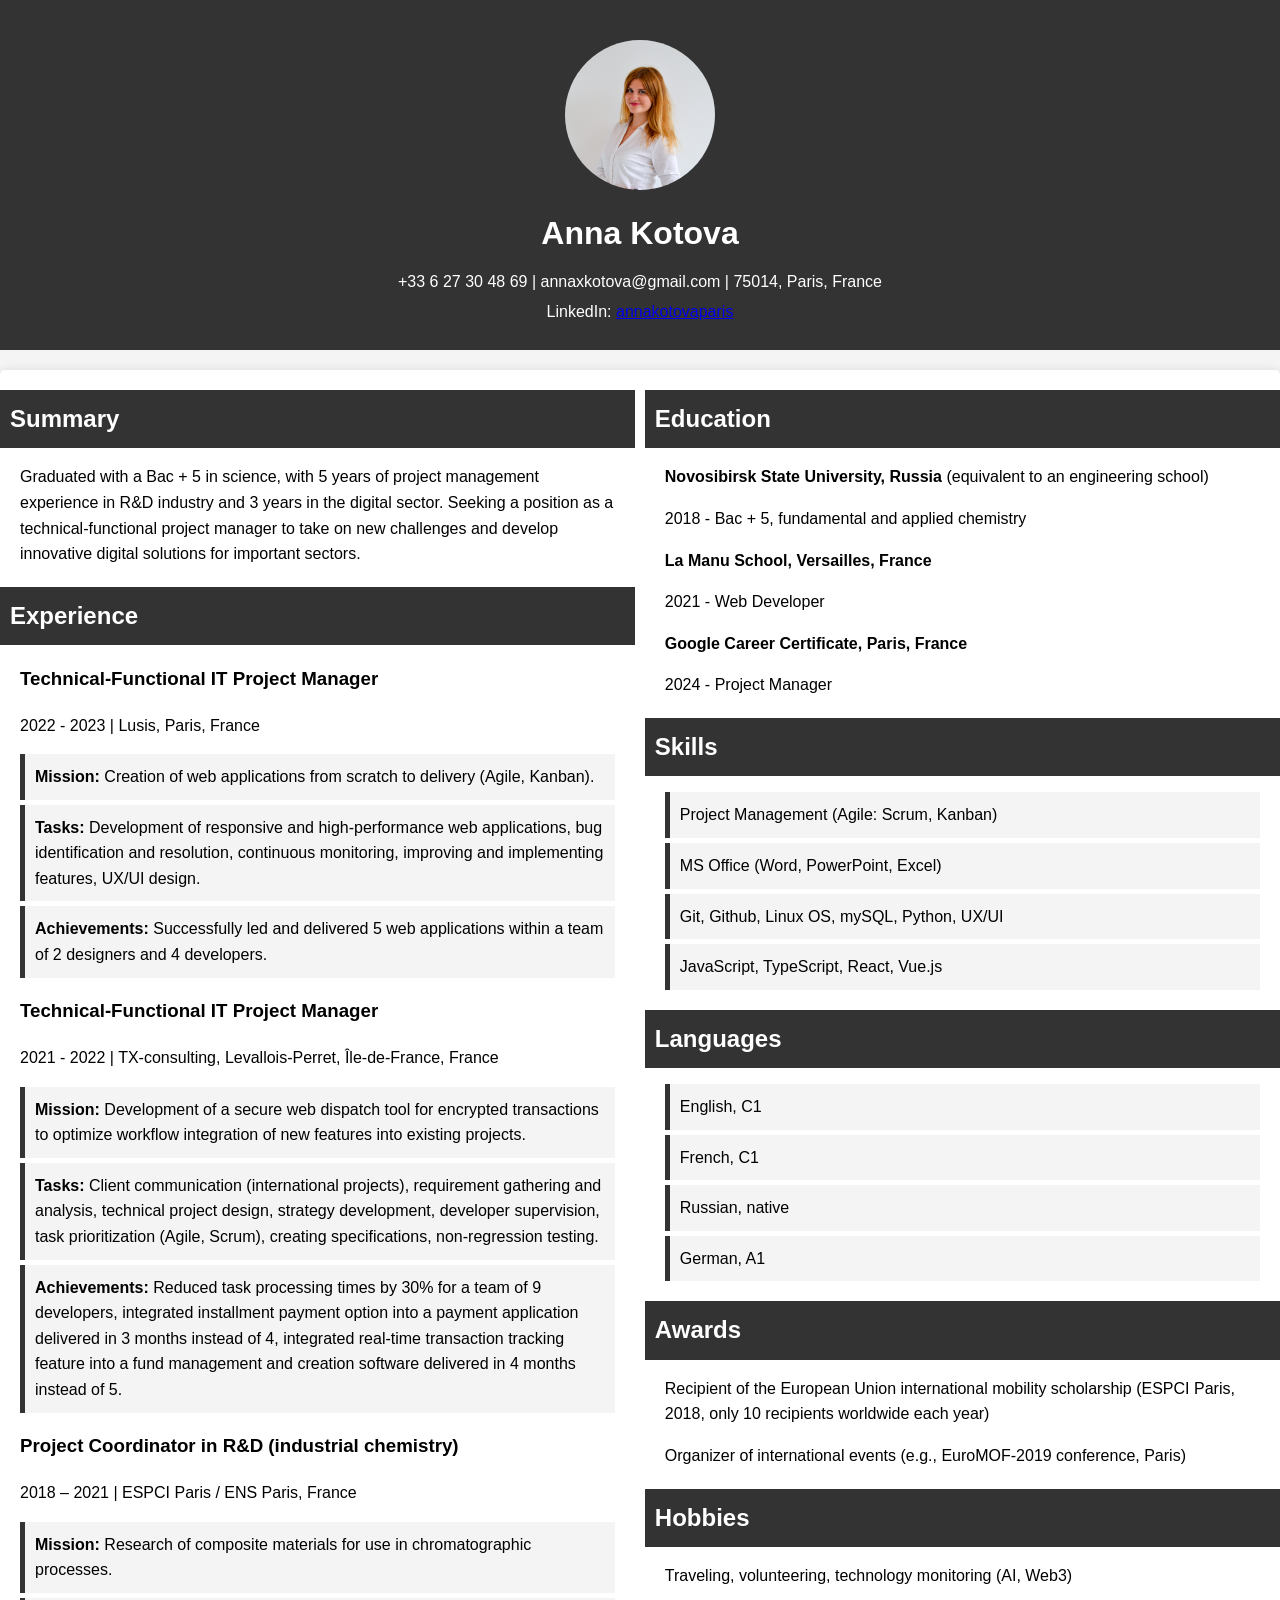
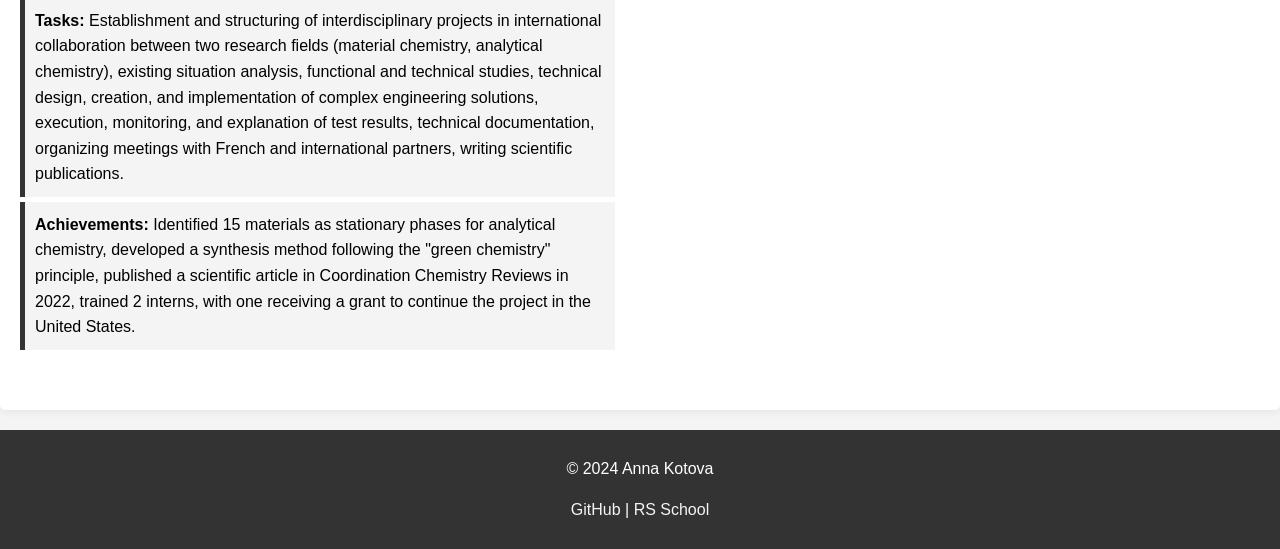
<file: index.html>
<!DOCTYPE html>
<html lang="en">
<head>
    <meta charset="UTF-8">
    <meta name="viewport" content="width=device-width, initial-scale=1.0">
    <title>Anna Kotova - CV</title>
    <link rel="stylesheet" href="styles.css">
</head>
<body>
    <header>
        <div class="container">
            <img src="DSC_0130_1.jpg" alt="Anna Kotova" class="profile-img">
            <h1>Anna Kotova</h1>
            <p>+33 6 27 30 48 69 | annaxkotova@gmail.com | 75014, Paris, France</p>
            <p>LinkedIn: <a href="https://linkedin.com/in/annakotovaparis">annakotovaparis</a></p>
        </div>
    </header>
    <main>
        <div class="container">
            <section class="left-column">
                <section class="summary">
                    <h2>Summary</h2>
                    <p>Graduated with a Bac + 5 in science, with 5 years of project management experience in R&D industry and 3 years in the digital sector. Seeking a position as a technical-functional project manager to take on new challenges and develop innovative digital solutions for important sectors.</p>
                </section>
                <section class="experience">
                    <h2>Experience</h2>
                    <h3>Technical-Functional IT Project Manager</h3>
                    <p>2022 - 2023 | Lusis, Paris, France</p>
                    <ul>
                        <li><strong>Mission:</strong> Creation of web applications from scratch to delivery (Agile, Kanban).</li>
                        <li><strong>Tasks:</strong> Development of responsive and high-performance web applications, bug identification and resolution, continuous monitoring, improving and implementing features, UX/UI design.</li>
                        <li><strong>Achievements:</strong> Successfully led and delivered 5 web applications within a team of 2 designers and 4 developers.</li>
                    </ul>

                    <h3>Technical-Functional IT Project Manager</h3>
                    <p>2021 - 2022 | TX-consulting, Levallois-Perret, Île-de-France, France</p>
                    <ul>
                        <li><strong>Mission:</strong> Development of a secure web dispatch tool for encrypted transactions to optimize workflow integration of new features into existing projects.</li>
                        <li><strong>Tasks:</strong> Client communication (international projects), requirement gathering and analysis, technical project design, strategy development, developer supervision, task prioritization (Agile, Scrum), creating specifications, non-regression testing.</li>
                        <li><strong>Achievements:</strong> Reduced task processing times by 30% for a team of 9 developers, integrated installment payment option into a payment application delivered in 3 months instead of 4, integrated real-time transaction tracking feature into a fund management and creation software delivered in 4 months instead of 5.</li>
                    </ul>

                    <h3>Project Coordinator in R&D (industrial chemistry)</h3>
                    <p>2018 – 2021 | ESPCI Paris / ENS Paris, France</p>
                    <ul>
                        <li><strong>Mission:</strong> Research of composite materials for use in chromatographic processes.</li>
                        <li><strong>Tasks:</strong> Establishment and structuring of interdisciplinary projects in international collaboration between two research fields (material chemistry, analytical chemistry), existing situation analysis, functional and technical studies, technical design, creation, and implementation of complex engineering solutions, execution, monitoring, and explanation of test results, technical documentation, organizing meetings with French and international partners, writing scientific publications.</li>
                        <li><strong>Achievements:</strong> Identified 15 materials as stationary phases for analytical chemistry, developed a synthesis method following the "green chemistry" principle, published a scientific article in Coordination Chemistry Reviews in 2022, trained 2 interns, with one receiving a grant to continue the project in the United States.</li>
                    </ul>
                </section>
            </section>
            <section class="right-column">
                <section class="education">
                    <h2>Education</h2>
                    <p><strong>Novosibirsk State University, Russia</strong> (equivalent to an engineering school)</p>
                    <p>2018 - Bac + 5, fundamental and applied chemistry</p>
                    <p><strong>La Manu School, Versailles, France</strong></p>
                    <p>2021 - Web Developer</p>
                    <p><strong>Google Career Certificate, Paris, France</strong></p>
                    <p>2024 - Project Manager</p>
                </section>
                <section class="skills">
                    <h2>Skills</h2>
                    <ul>
                        <li>Project Management (Agile: Scrum, Kanban)</li>
                        <li>MS Office (Word, PowerPoint, Excel)</li>
                        <li>Git, Github, Linux OS, mySQL, Python, UX/UI</li>
                        <li>JavaScript, TypeScript, React, Vue.js</li>
                    </ul>
                </section>
                <section class="languages">
                    <h2>Languages</h2>
                    <ul>
                        <li>English, C1</li>
                        <li>French, C1</li>
                        <li>Russian, native</li>
                        <li>German, A1</li>
                    </ul>
                </section>
                <section class="awards">
                    <h2>Awards</h2>
                    <p>Recipient of the European Union international mobility scholarship (ESPCI Paris, 2018, only 10 recipients worldwide each year)</p>
                    <p>Organizer of international events (e.g., EuroMOF-2019 conference, Paris)</p>
                </section>
                <section class="hobbies">
                    <h2>Hobbies</h2>
                    <p>Traveling, volunteering, technology monitoring (AI, Web3)</p>
                </section>
            </section>
        </div>
    </main>
    <footer>
        <div class="container">
            <p>© 2024 Anna Kotova</p>
            <p><a href="https://github.com/AnnaxKotova/rsschool-cv">GitHub</a> | <a href="https://rs.school/">RS School</a></p>
        </div>
    </footer>
</body>
</html>
</file>
<file: styles.css>
body {
    font-family: Arial, sans-serif;
    line-height: 1.6;
    margin: 0;
    padding: 0;
    background: #f4f4f4;
}

.container {
    margin: auto;
    overflow: hidden;
}

header {
    background: #333;
    color: #fff;
    padding: 20px 0;
    text-align: center;
}

header .profile-img {
    width: 150px;
    border-radius: 50%;
    margin-top: 20px;
}

header h1 {
    margin: 10px 0;
}

header p {
    margin: 5px 0;
}

main .container {
    display: flex;
    justify-content: space-between;
    margin: 20px 0;
    padding: 20px;
    background: #fff;
    border-radius: 5px;
    box-shadow: 0 0 10px rgba(0,0,0,0.1);
}

main .left-column,
main .right-column {
    width: 48%;
}

section {
    margin-bottom: 20px;
}

section h2 {
    background: #333;
    color: #fff;
    padding: 10px;
    margin: 0 -20px;
    margin-bottom: 10px;
}

section ul {
    list-style-type: none;
    padding: 0;
}

section ul li {
    background: #f4f4f4;
    margin: 5px 0;
    padding: 10px;
    border-left: 5px solid #333;
}

footer {
    text-align: center;
    padding: 10px;
    background: #333;
    color: #fff;
    margin-top: 20px;
}

footer a {
    color: #f4f4f4;
    text-decoration: none;
}

footer a:hover {
    text-decoration: underline;
}
</file>
